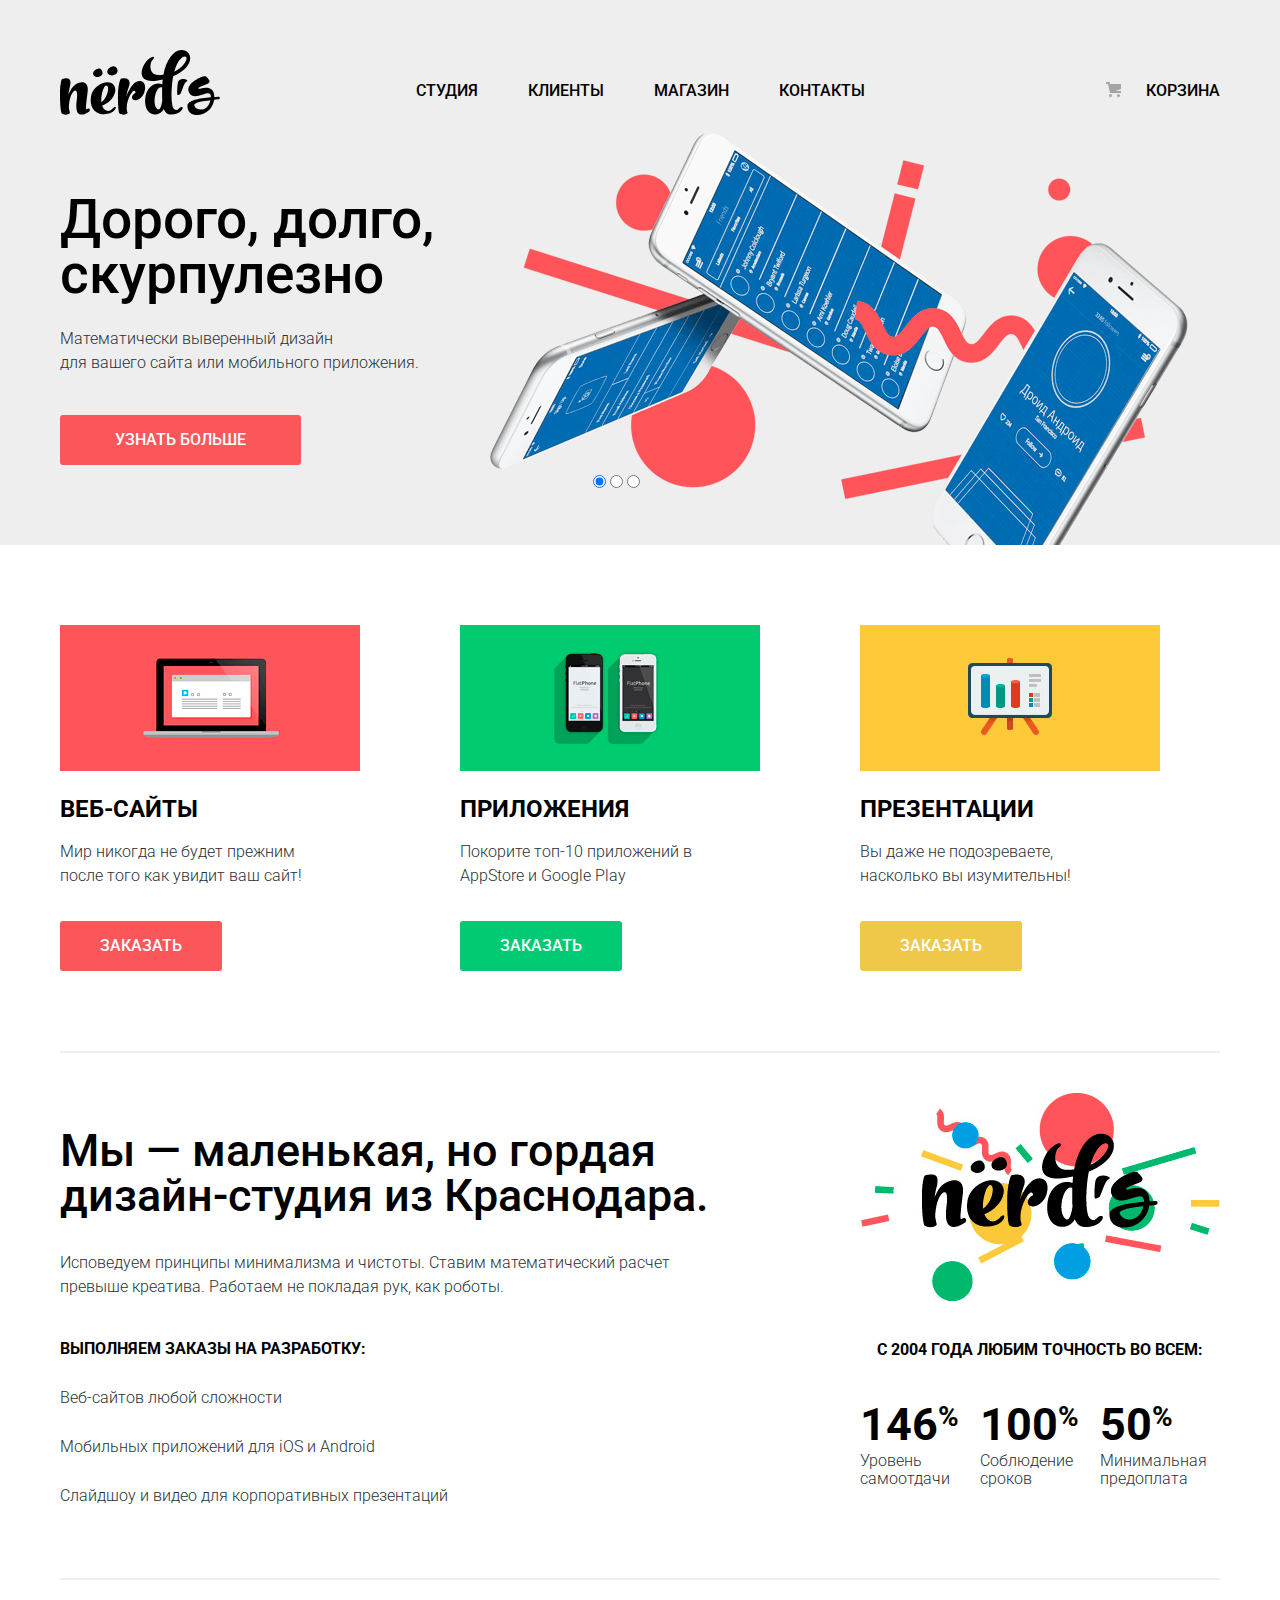
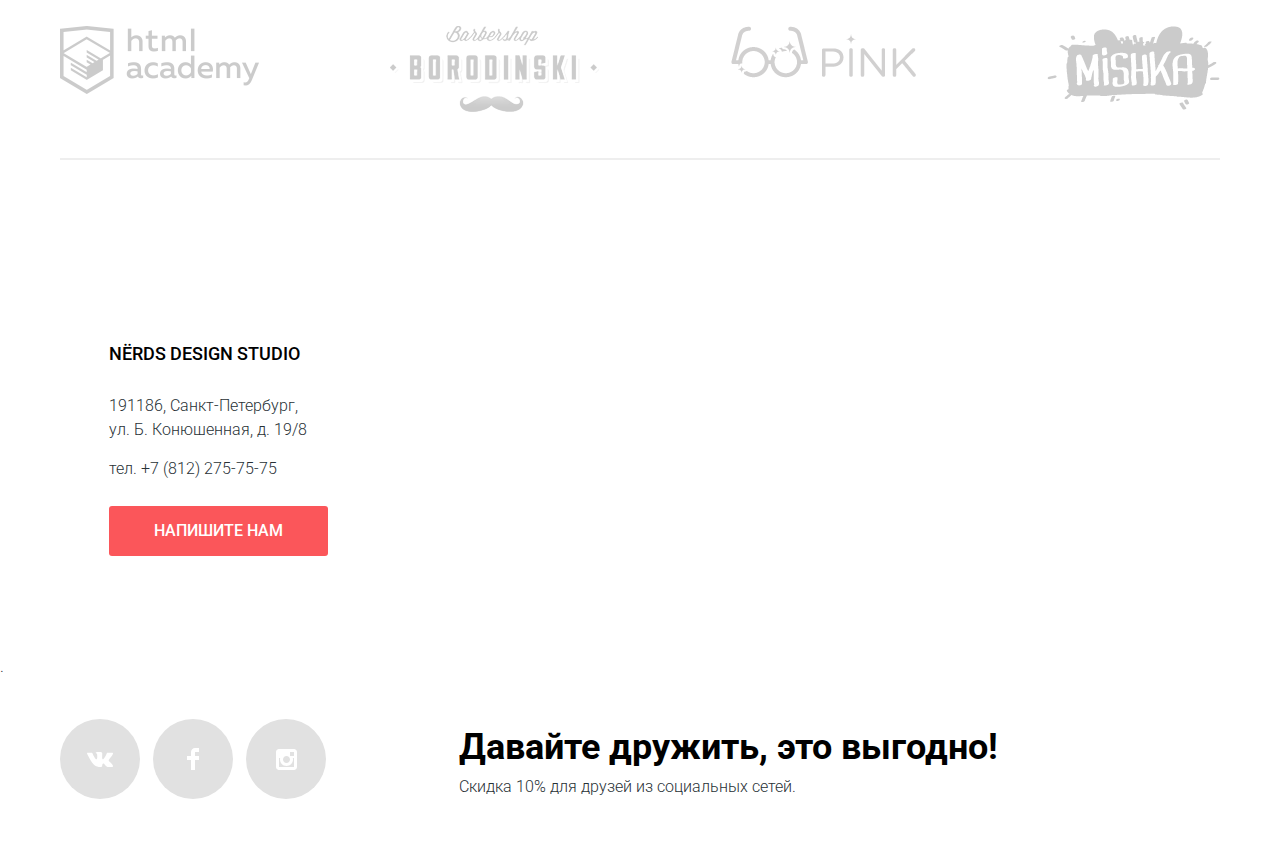
<file: index.html>
<!DOCTYPE html>
<html lang="ru">
<head>
	<meta charset="UTF-8">
	<title>NERDS - главная страница</title>
	<link href="https://fonts.googleapis.com/css?family=Roboto:400,500,700&amp;subset=cyrillic" rel="stylesheet">
	<link rel="stylesheet" href="normalize.css">
	<link rel="stylesheet" href="main.css">
</head>
<body>

	<header class="main-header">

		<div class="conteiner main-navigation-conteiner">

			<div class="logo">
				<a><img src="img/nerds-logo.svg" width="160" height="65" alt="NERDS" ></a>
			</div>

			<nav class="main-navigation">
				<ul>
					<li>
						<a href="#">Студия</a>
					</li>
					<li>
						<a href="#">Клиенты</a>
					</li>
					<li>
						<a href="catalog.html">Магазин</a>
					</li>
					<li>
						<a href="#">Контакты</a>
					</li>
				</ul>
			</nav>

			<div class="user-block">
				<a href="#" class="user-cart">Корзина</a>
			</div>

		</div>

	</header>

	<main>
		
		<section class="features-slider">

			<div class="conteiner">

				<div class="slider-controls">
	
					<input id="firstSlide" type="radio" name="slide" checked>
					<input id="sekondSlide" type="radio" name="slide">
					<input id="thirdSlide" type="radio" name="slide">

				</div>
				<div class="slide-1 slide-content active">

					<div class="feature-text">
						<p><b class="slide-lead">Дорого, долго, скурпулезно</b></p>
						<p>Математически выверенный дизайн<br> 
						для вашего сайта или мобильного приложения.</p>
						<a class="btn btn-red" href="#">Узнать больше</a>
					</div>
						
				</div>

				<div class="slide-2 slide-content">

					<div class="feature-text">
						<p><b class="slide-lead">Любим математику как никто другой</b></p>
						<p>Никакого креатива, только математические формулы<br>
						для расчета идеальных пропорций.</p>
						<a class="btn btn-red" href="#">Узнать больше</a>
					</div>

				</div>

				<div class="slide-3 slide-content">
					<div class="feature-text">
						<p><b class="slide-lead">Только ночь,<br>только хардкор</b></p>
						<p>Работать днем, как все? Мы против этого.<br>
						Ближе к полуночи работа только начинается.</p>
						<a class="btn btn-red" href="#">Узнать больше</a>
					</div>

				</div>
			</div>		
		</section>

		<div class="conteiner">
			<section class="servises">
				<ul class="servises-items">
					<li>
						<img src="img/illustration-1.png" width="300" height="146" alt="ВЕБ-САЙТЫ" class="servises-image">
						<h2>ВЕБ-САЙТЫ</h2>
						<p>Мир никогда не будет прежним<br>после того как увидит ваш сайт!</p>
						<a class="btn btn-red" href="#" >Заказать</a>
					</li>

					<li>
						<img src="img/illustration-2.png" width="300" height="146" alt="ПРИЛОЖЕНИЯ" class="servises-image">
						<h2>ПРИЛОЖЕНИЯ</h2>
						<p>Покорите топ-10 приложений в<br>AppStore и Google Play</p>
						<a class="btn btn-green" href="#">Заказать</a>
					</li>

					<li>
						<img src="img/illustration-3.png" width="300" height="146" alt="ПРЕЗЕНТАЦИИ" class="servises-image">
						<h2>ПРЕЗЕНТАЦИИ</h2>
						<p>Вы даже не подозреваете,<br>насколько вы изумительны!</p>
						<a class="btn btn-yelow" href="#">Заказать</a>
					</li>
				</ul>
			</section>
		</div>

		<div class="conteiner">
			<section class="about-as">

				<div class="about-right">
					<p><b class="about-lead">Мы — маленькая, но гордая
					дизайн-студия из Краснодара.</b></p>
					<p class="about-text">Исповедуем принципы минимализма и чистоты. Ставим математический расчет
					превыше креатива. Работаем не покладая рук, как роботы.</p>
					<b>Выполняем заказы на разработку:</b>
					<ul class="servises-list">
						<li>Веб-сайтов любой сложности</li>
						<li>Мобильных приложений для iOS и Android</li>
						<li>Слайдшоу и видео для корпоративных презентаций</li>
					</ul>
				</div>

				<div class="about-left">
					<img src="img/nerds-illustration.png" width="360" height="208" alt="NERDS" class="abaut-logo">
					<div class="about-fitchers">
						<p>с 2004 года Любим точность во всем:</p>
						<ul>
							<li><b>146<sup>%</sup></b> <br> Уровень
							самоотдачи</li>
							<li><b>100<sup>%</sup></b> <br> Соблюдение 
							сроков</li>
							<li><b>50<sup>%</sup></b> <br> Минимальная
							предоплата</li>
						</ul>
					</div>
				</div>

			</section>
		</div>

		<div class="conteiner">
			<section class="partners">

				<ul class="partners-logo">

					<li><a href="#"><img src="img/logo-1.png" width="199" height="68" alt="HTMLAcademi"></a></li>

					<li><a href="#"><img src="img/logo-2.png" width="209" height="90" alt="Borodinski"></a></li>

					<li><a href="#"><img src="img/logo-3.png" width="185" height="52" alt="Pink"></a></li>

					<li><a href="#"><img src="img/logo-4.png" width="173" height="84" alt="Mishka"></a></li>

				</ul>

			</section>
		</div>

	</main>

	<footer>

		<div class="map-with-contacts">

			<div class="map-conteiner">

				<div class="conteiner">

					<div class="contacts">
						<b>Nёrds Design Studio</b>
						<p>191186, Санкт-Петербург,<br>
						ул. Б. Конюшенная, д. 19/8</p>
						<p>тел. +7 (812) 275-75-75</p>
						<a class="btn btn-red" href="#">Напишите нам</a>
					</div>

					<form action="#" method="post" class="write-us hidden visually-hidden">
						<fieldset class="write-us-field">
							<legend class="write-us-legend">Напишите нам</legend>
							<button type="button" class="close-cross-btn"><span class="visually-hidden">Скрыть</span></button>
							<div class="conteiner-iput-name">
								<label class="text-input">Ваше имя:
									<input type="text" name="user-name" placeholder="Представьтесь, пожалуйста" class="pop-ap-input">
								</label>
							</div>
							<div class="conteiner-iput-mail">
								<label class="text-input">Ваш e-mail:
									<input type="text" name="user-mail" placeholder="Для отправки ответа" class="pop-ap-input">
								</label>
							</div>
							<div class="conteiner-iput-text">
								<label class="text-input">Текст письма:
									<textarea name="user-text" id="user-text-input" placeholder="В свободной форме" class="pop-ap-input"></textarea>
								</label>
							</div>
							<button type="submit" class="btn btn-red">ОТПРАВИТЬ</button>
						</fieldset>
					</form>

				</div>

				<iframe class="map" src="https://www.google.com/maps/embed?pb=!1m18!1m12!1m3!1d1998.5989817947686!2d30.320959575543156!3d59.93879621560312!2m3!1f0!2f0!3f0!3m2!1i1024!2i768!4f13.1!3m3!1m2!1s0x4696310fca5ba729%3A0xea9c53d4493c879f!2z0JHQvtC70YzRiNCw0Y8g0JrQvtC90Y7RiNC10L3QvdCw0Y8g0YPQuy4sIDE5LCDQodCw0L3QutGCLdCf0LXRgtC10YDQsdGD0YDQsywgMTkxMTg2!5e0!3m2!1sru!2sru!4v1505742543957"></iframe>

			</div>

		</div>.

		<div class="conteiner">

			<div class="futer__botom">

				<ul class="social-icons">
					<li><a href="#"><img src="img/vk-icon.svg" width="26" height="15" alt="Вконтакте"></a></li>
					<li><a href="#"><img src="img/fb-icon.svg" width="12" height="22" alt="Фейсбук"></a></li>
					<li><a href="#"><img src="img/insta-icon.svg" width="21" height="21" alt="Твитер"></a></li>
				</ul>

				<div class="slogan">
					<b>Давайте дружить, это выгодно!</b>
					<p>Скидка 10% для друзей из социальных сетей.</p>
				</div>

			</div>

		</div>		
	</footer>
</body>
</html>
</file>
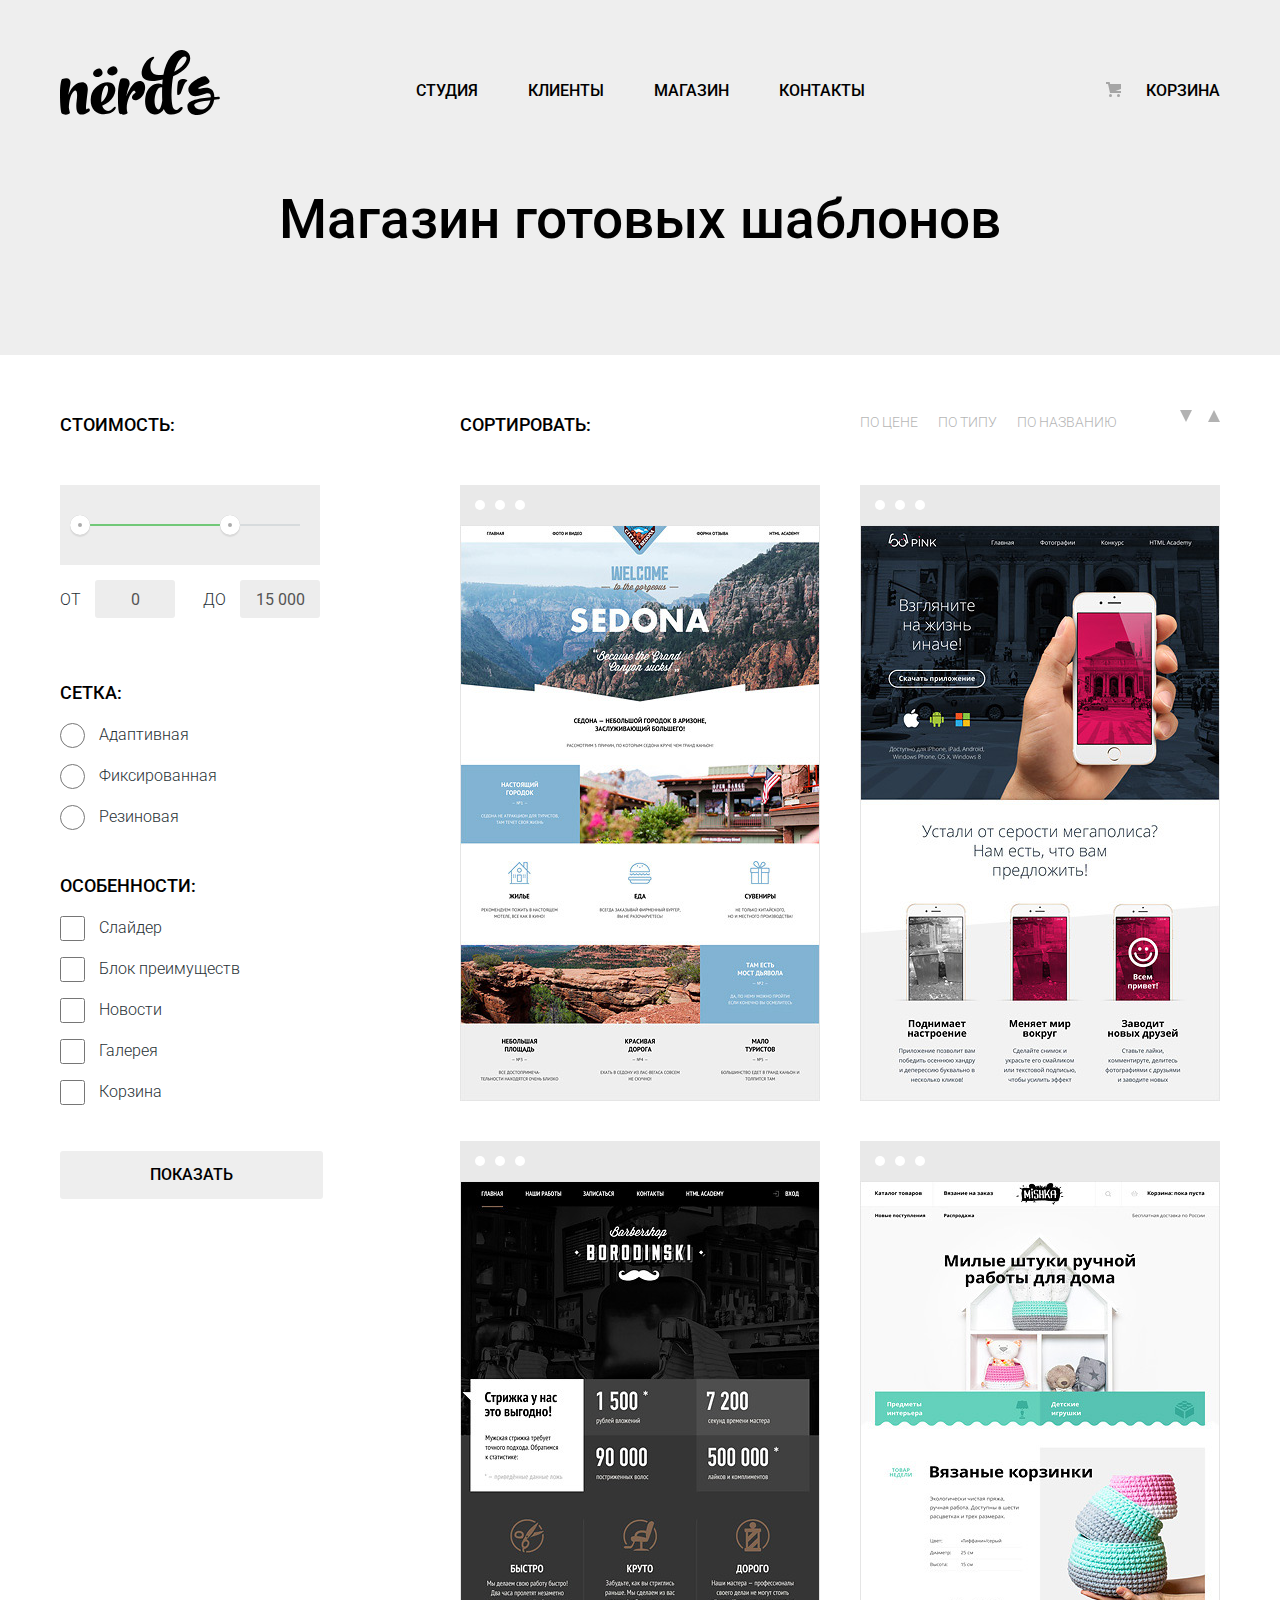
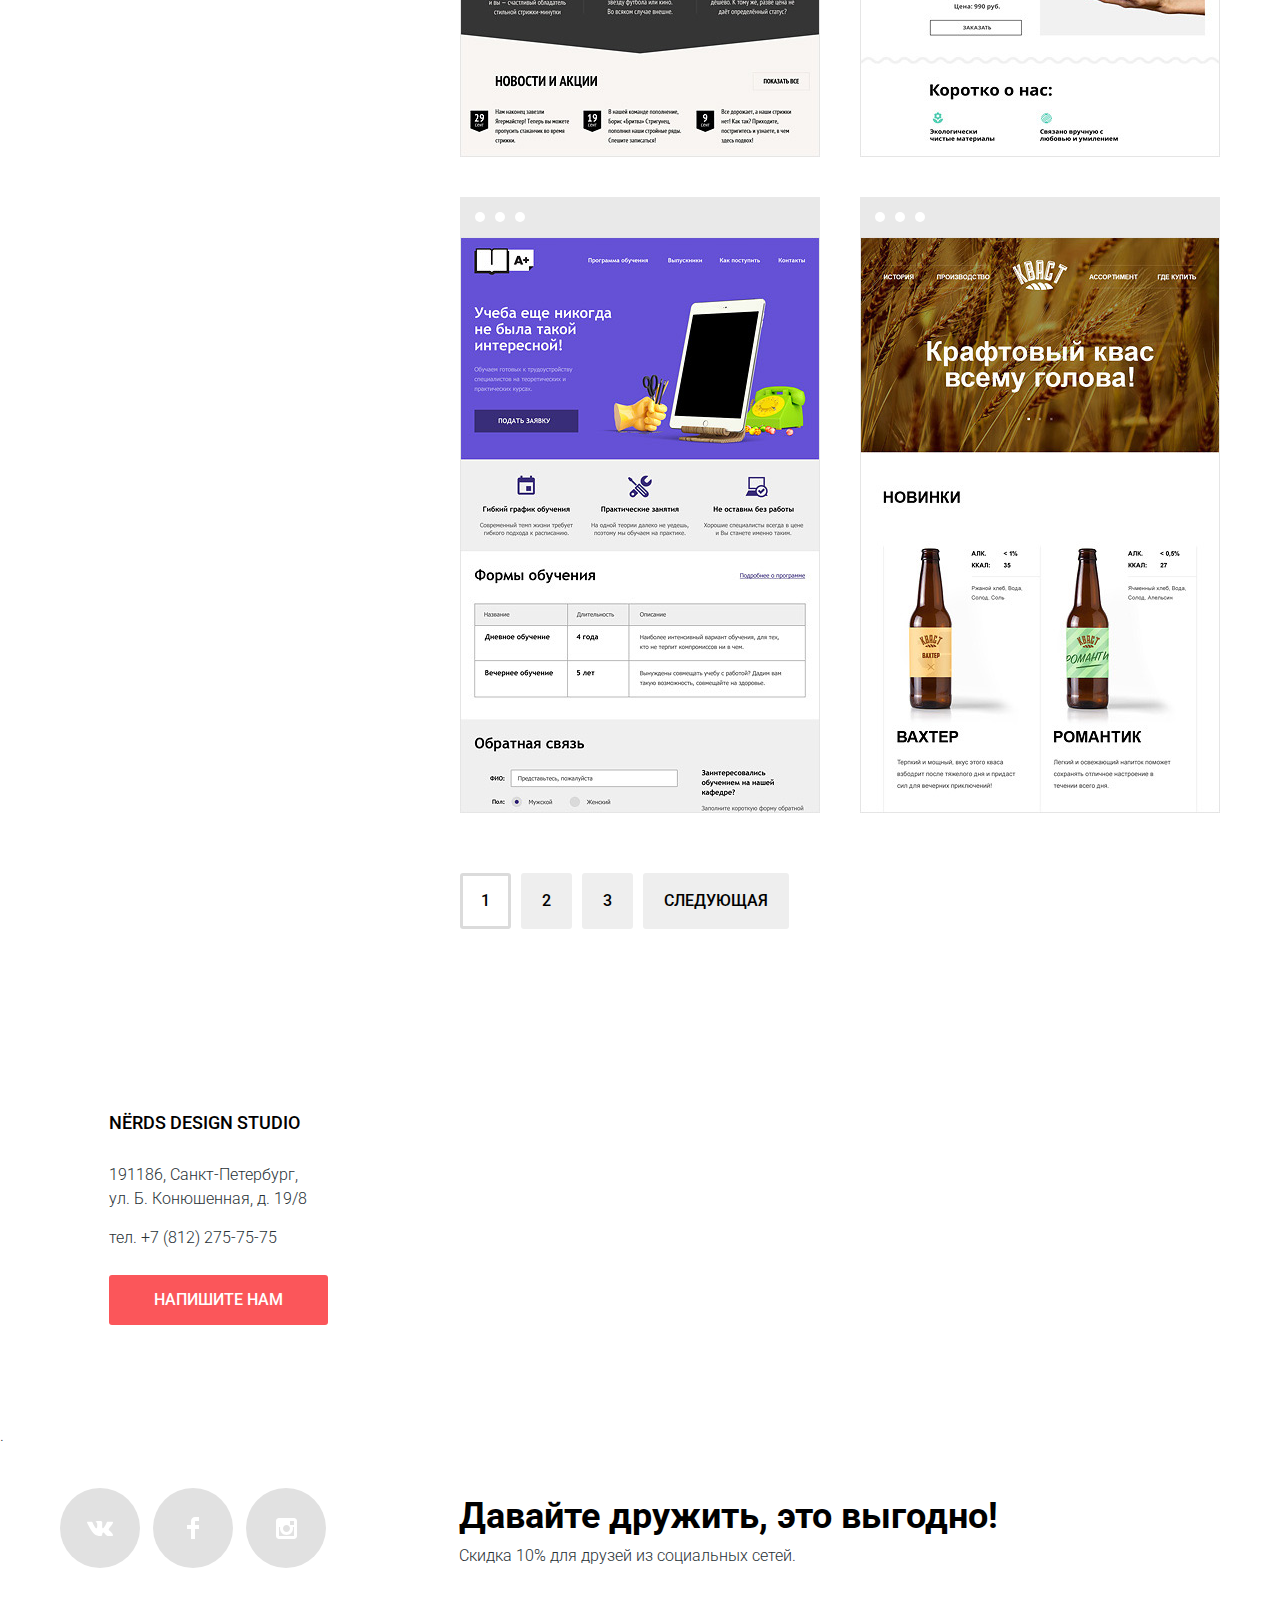
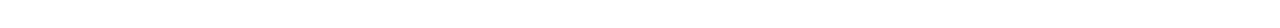
<file: catalog.html>
<!DOCTYPE html>
<html lang="en">
<head>
	<meta charset="UTF-8">
	<title>Nerds-магазин</title>
	<link href="https://fonts.googleapis.com/css?family=Roboto:400,500,700&amp;subset=cyrillic" rel="stylesheet">
	<link rel="stylesheet" href="normalize.css">
	<link rel="stylesheet" href="main.css">
</head>
<body>
	<header class="main-header">

		<div class="conteiner main-navigation-conteiner">

			<div class="logo">
				<a href="index.html"><img src="img/nerds-logo.svg" width="160" height="65" alt="NERDS" ></a>
			</div>

			<nav class="main-navigation">
				<ul>
					<li>
						<a href="index.html">Студия</a>
					</li>
					<li>
						<a href="#">Клиенты</a>
					</li>
					<li>
						<a href="#">Магазин</a>
					</li>
					<li>
						<a href="#">Контакты</a>
					</li>
				</ul>
			</nav>

			<div class="user-block">
				<a href="#" class="user-cart">Корзина</a>
			</div>

		</div>

	</header>

	<main>

		<section class="title-catalog">
			<div class="conteiner">
				<h1>Магазин готовых шаблонов</h1>
			</div>
		</section>

		<div class="conteiner">

			<div class="content">

				<div class="content-filter">

					<h2 class="visually-hidden">Выберите подходящий вам шаблон</h2>

			        <form action="#" method="get" class="filter">

			         	<fieldset class="filter-by-price">
				            <legend class="header-price">Стоимость:</legend>
				           		<div class="range-control">
					                <div class="range-track">
					          			<button class="range-btn range-btn-min" type="button">
					                  	</button>
					                  	<div class="range-track-value"></div>
					                  	<button class="range-btn range-btn-max" type="button">
					                  	</button>
					                </div>
					            </div>
				            <div class="range-nam">
				                <label class="range-label">От
				                  	<input type="text" name="cost-from" class="range-output" value="0" disabled>
				                </label>
				                <label class="range-label">До
				                  	<input type="text" name="cost-to" id="cost-to" class="range-output" value="15 000" disabled>
				                </label>
				            </div>
			         	</fieldset>

			          <fieldset class="filter-by-grid">
			            <legend class="header-grid">Сетка:</legend>
			            <label class="radio">
			              	<input type="radio" name="grid" value="adaptive">
			              	<span class="radio-label">Адаптивная</span>
			            </label>
			            <label class="radio">
			              	<input type="radio" name="grid" value="fixed">
			              	<span class="radio-label">Фиксированная</span>
			            </label>
			            <label class="radio">
			              	<input type="radio" name="grid" value="responsive">
			              	<span class="radio-label">Резиновая</span>
			            </label>
			          </fieldset>

			          <fieldset class="filter-by-fitchers">
			            <legend class="heder-fitchers">Особенности:</legend>
			            <label class="checkbox">
			              	<input type="checkbox" name="features" value="slider">
			              	<span class="checkbox-label">Слайдер</span>
			            </label>
			            <label class="checkbox">
			              	<input type="checkbox" name="features" value="advantages-block">
			              	<span class="checkbox-label">Блок преимуществ</span>
			            </label>
			            <label class="checkbox">
			              	<input type="checkbox" name="features" value="news">
			              	<span class="checkbox-label">Новости</span>
			            </label>
			            <label class="checkbox">
			              	<input type="checkbox" name="features" value="gallery">
			              	<span class="checkbox-label">Галерея</span>
			            </label>
			            <label class="checkbox">
			              	<input type="checkbox" name="features" value="cart">
			              	<span class="checkbox-label">Корзина</span>
			            </label>
			          </fieldset>

			          <button type="submit" class="btn btn-gray">Показать</button>
			        </form>
				</div>

				<div class="catalog">

					<div class="catalog-sorting">
						<p class="sorting-title">Сортировать:</p>
						<div class="sorting-controls">
							<ul class="sorting-list">
								<li><a href="#" class="sorting-text">По цене</a></li>
								<li><a href="#" class="sorting-text">По типу</a></li>
								<li><a href="#" class="sorting-text">По названию</a></li>
							</ul>
							<div class="sorting-dir">
								<a href="#" class="icon-down-dir active"></a>
								<a href="#" class="icon-up-dir">></a>
							</div>
						</div>
					</div>

					<div class="catalog-items">

						<article class="card card-browser" tabindex="0">
							<div class="item-header">
								<span></span>
								<span></span>
								<span></span>
							</div>
							<img src="img/img-sedona.jpg" class="card-image" alt="Готовый шаблон «Седона»" width="360" height="576">
							<div class="card-info">
								<h2 class="card-name">Sedona</h2>
								<p class="card-description">Информационный сайт<br>для туристов</p>
								<a href="#" class="btn btn-red">9 900 РУБ.</a>
							</div>
						</article>

						<article class="card card-browser" tabindex="0">
							<div class="item-header">
								<span></span>
								<span></span>
								<span></span>
							</div>
							<img src="img/img-pink.jpg" class="card-image" alt="Готовый шаблон «Pink App»" width="360" height="576">
							<div class="card-info">
								<h2 class="card-name">Pink App</h2>
								<p class="card-description">Продуктовый лендинг<br>приложения для iOS и Android</p>
								<a href="#" class="btn btn-red">9 900 РУБ.</a>
							</div>
						</article>

						<article class="card card-browser" tabindex="0">
							<div class="item-header">
								<span></span>
								<span></span>
								<span></span>
							</div>
							<img src="img/img-barbershop.jpg" class="card-image" alt="Готовый шаблон «Barbershop»" width="360" height="576">
							<div class="card-info">
								<h2 class="card-name">Barbershop</h2>
								<p class="card-description">Сайт салоны красоты.<br>Для мужчин, да.</p>
								<a href="#" class="btn btn-red">9 900 РУБ.</a>
							</div>
						</article>

						<article class="card card-browser" tabindex="0">
							<div class="item-header">
								<span></span>
								<span></span>
								<span></span>
							</div>
							<img src="img/img-mishka.jpg" class="card-image" alt="Готовый шаблон «Mishka»" width="360" height="576">
							<div class="card-info">
								<h2 class="card-name">Mishka</h2>
								<p class="card-description">Интернет-магазин<br>вязаных игрушек</p>
								<a href="#" class="btn btn-red">9 900 РУБ.</a>
							</div>
						</article>

						<article class="card card-browser" tabindex="0">
							<div class="item-header">
								<span></span>
								<span></span>
								<span></span>
							</div>
							<img src="img/img-aplus.jpg" class="card-image" alt="Готовый шаблон «A Plus»" width="360" height="576">
							<div class="card-info">
								<h2 class="card-name">A Plus</h2>
								<p class="card-description">Лендинг<br>курсов повышения квалификации</p>
								<a href="#" class="btn btn-red">9 900 РУБ.</a>
							</div>
						</article>

						<article class="card card-browser" tabindex="0">
							<div class="item-header">
								<span></span>
								<span></span>
								<span></span>
							</div>
							<img src="img/img-kvast.jpg" class="card-image" alt="Готовый шаблон «Кваст»" width="360" height="576">
							<div class="card-info">
								<h2 class="card-name">Кваст</h2>
								<p class="card-description">Промо-сайт<br>производителя крафтового кваса</p>
								<a href="#" class="btn btn-red">9 900 РУБ.</a>
							</div>
						</article>

					</div>

					<ul class="pagination">
						<li>
							<a href="#" class="page-nam active">1</a>
						</li>
						<li>
							<a href="#" class="page-nam">2</a>
						</li>
						<li>
							<a href="#" class="page-nam">3</a>
						</li>
						<li>
							<a href="#" class="btn btn-gray">Следующая</a>
						</li>
					</ul>

				</div>

			</div>

		</div>

	</main>

	<footer>

		<div class="map-with-contacts">

			<div class="map-conteiner">

				<div class="conteiner">

					<div class="contacts">
						<b>Nёrds Design Studio</b>
						<p>191186, Санкт-Петербург,<br>
						ул. Б. Конюшенная, д. 19/8</p>
						<p>тел. +7 (812) 275-75-75</p>
						<a class="btn btn-red" href="#">Напишите нам</a>
					</div>

					<form action="#" method="post" class="write-us hidden visually-hidden">
						<fieldset class="write-us-field">
							<legend class="write-us-legend">Напишите нам</legend>
							<button type="button" class="close-cross-btn"><span class="visually-hidden">Скрыть</span></button>
							<div class="conteiner-iput-name">
								<label class="text-input">Ваше имя:
									<input type="text" name="user-name" placeholder="Представьтесь, пожалуйста" class="pop-ap-input">
								</label>
							</div>
							<div class="conteiner-iput-mail">
								<label class="text-input">Ваш e-mail:
									<input type="text" name="user-mail" placeholder="Для отправки ответа" class="pop-ap-input">
								</label>
							</div>
							<div class="conteiner-iput-text">
								<label class="text-input">Текст письма:
									<textarea name="user-text" id="user-text-input" placeholder="В свободной форме" class="pop-ap-input"></textarea>
								</label>
							</div>
							<button type="submit" class="btn btn-red">ОТПРАВИТЬ</button>
						</fieldset>
					</form>

				</div>

				<iframe class="map" src="https://www.google.com/maps/embed?pb=!1m18!1m12!1m3!1d1998.5989817947686!2d30.320959575543156!3d59.93879621560312!2m3!1f0!2f0!3f0!3m2!1i1024!2i768!4f13.1!3m3!1m2!1s0x4696310fca5ba729%3A0xea9c53d4493c879f!2z0JHQvtC70YzRiNCw0Y8g0JrQvtC90Y7RiNC10L3QvdCw0Y8g0YPQuy4sIDE5LCDQodCw0L3QutGCLdCf0LXRgtC10YDQsdGD0YDQsywgMTkxMTg2!5e0!3m2!1sru!2sru!4v1505742543957"></iframe>

			</div>

		</div>.

		<div class="conteiner">

			<div class="futer__botom">

				<ul class="social-icons">
					<li><a href="#"><img src="img/vk-icon.svg" width="26" height="15" alt="Вконтакте"></a></li>
					<li><a href="#"><img src="img/fb-icon.svg" width="12" height="22" alt="Фейсбук"></a></li>
					<li><a href="#"><img src="img/insta-icon.svg" width="21" height="21" alt="Твитер"></a></li>
				</ul>

				<div class="slogan">
					<b>Давайте дружить, это выгодно!</b>
					<p>Скидка 10% для друзей из социальных сетей.</p>
				</div>

			</div>

		</div>		
	</footer>
	
</body>
</html>
</file>
<file: main.css>
/*общие*/

* {
	padding: 0;
	margin: 0;
}
body {
	font-family: "Roboto", Arial, sans-serif;
	font-size: 16px;
	line-height: 24px;
	font-weight: 300;
	color: #283136;
	display: flex;
	flex-direction: column;
	min-width: 1200px;
}

a {
 	text-decoration: none;
}

img {
	max-width: 100%;
	height: auto;
}

.visually-hidden {
  border: 0;
  clip: rect(0 0 0 0);
  height: 1px;
  margin: -1px;
  overflow: hidden;
  padding: 0;
  position: absolute;
  white-space: nowrap;
  width: 1px;
}

/*кнопки*/

.btn {
 	font-weight: 500;
	color: #ffffff;
	text-transform: uppercase;
	text-align: center;
	vertical-align: middle;
	display: inline-block;
	border: none;
	border-radius: 3px;
}

.btn-red {
 	background-color: #fb565a;
}

.btn-red:hover,
.btn-red:focus {
	background-color: #e74246;
}

.btn-red:active {
	color: #e37376;

	background-color: #d7373b;
	box-shadow: inset 0 3px 0 0 #c13135;
}

.btn-green {
 	background-color: #00ca74;
}

.btn-green:hover,
.btn-green:focus {
	background-color: #00bc6c;
}

.btn-green:active {
	color: #4dc491;

	background-color: #00aa62;
	box-shadow: inset 0 3px 0 0 #009958;
}

.btn-yelow {
 	background-color: #efc84a;
}

.btn-yelow:hover,
.btn-yelow:focus {
	background-color: #eab534;
}

.btn-yelow:active {
	color: #ebba53;

	background-color: #e5a722;
	box-shadow: inset 0 3px 0 0 #ce961f;
}

.btn-gray {
	color: #000000;
	background-color: #eeeeee;
}

.btn-gray:hover,
.btn-gray:focus {
	background-color: #dfdfdf;
}

.btn-gray:active {
	background-color: #d5d5d5;
	box-shadow: inset 0 3px 0 0 #bfbfbf;
	color: #959595;
}

/*шапка*/

.main-navigation,
.user-block {
	line-height: 30px;
	font-weight: 500;
	color: #000000;
	text-transform: uppercase;
	margin-top: 10px;
}

.user-block a {
	text-align: right;
}

.main-navigation ul {
 	list-style: none;
}

.main-navigation a,
 .user-block a {
	color: #000000;
	position: relative;
}

.main-navigation a:hover,
.user-block a:hover,
.main-navigation a:focus,
.user-block a:focus {
	color: #fb565a;
}

.main-navigation a:active,
.user-block a:active {
	color: inherit;
	opacity: 0.3;
}

.main-navigation a::after,
.user-block a::after {
	content: "";
	position: absolute;
	left: 0;
	bottom: -10px;
	height: 2px;
	background-color: #fb565a;
	width: 100%;
	opacity: 0;
}

.main-navigation a:focus::after,
.user-block a:focus::after {
	opacity: 1;
}

.user-block a::before {
	content: "";
	position: absolute;
	top: 6px;
	left: -40px;
	height: 40px;
	width: 40px;
	background-image: url(img/cart-icon.svg);
	background-repeat: no-repeat;
	background-position: 0 0;
	opacity: 0.3;
}

.user-block{
	text-align: right;
}

.logo a:hover,
.logo a:focus {
	opacity: 0.8;
}
.logo a:active {
	opacity: 0.3;
}

header {
	background-color: #eeeeee;
}

/*слайдер*/

.slide-lead {
	font-size: 55px;
	line-height: 55px;
	font-weight: 500;
	color: #000000;
}
.about-lead {
	font-size: 45px;
	line-height: 45px;
	font-weight: 500;
	color: #000000;
}

.features-slider {
	background-color: #eeeeee;
}

/*услуги*/

.servises-items {
	list-style: none;
}

.servises-items h2 {
	font-size: 24px;
	line-height: 30px;
	font-weight: 700;
	color: #000000;
}

/*Инфо-раздел*/

.about-right>b {
	text-transform: uppercase;
	font-weight: 700;
	color: #000000;
}

.servises-list {
	list-style: none;
}

.about-fitchers>p {
	text-transform: uppercase;
	font-weight: 700;
	color: #000000;
}


.about-fitchers ul {
	list-style: none;
}

.about-fitchers b {
	font-size: 45px;
	line-height: 55px;
	font-weight: 700;
	color: #000000;
}

/*Партнеры*/

.partners-logo {
	list-style: none;
}

/*Подвал*/

.social-icons {
	list-style: none;
}

.social-icons a {
	background-color: #e1e1e1;
	height: 80px;
	width: 80px;
	border-radius: 40px;
}

.social-icons a:hover,
.social-icons a:focus {
	background-color: #e74246;
}

.slogan b {
	font-size: 36px;
	line-height: 56px;
	font-weight: 700;
	color: #000000;
}

/*контакты c картой*/

.contacts b {
	font-size: 18px;
	line-height: 30px;
	text-transform: uppercase;
	font-weight: 500;
	color: #000000;
}

/*pop-up*/

.write-us-field {
	border: 0;
}

.write-us-legend {
	font-size: 45px;
	line-height: 45px;
	font-weight: 500;
	color: #000000;
}

.write-us-field>div {
	font-weight: 500;
	color: #000000;
}

.pop-ap-input {
	font-size: inherit;

	background-color: transparent;
	border: 2px solid #d7dcde;
}

.pop-ap-input:hover {
	border-color: #b4b9bb;
}

.pop-ap-input:focus {
	border-color: #000000;
}

/*страница магазина*/


.head-main {
	background-color: #eeeeee;
}

.title-catalog h1 {
	font-size: 55px;
	line-height: 55px;
	font-weight: 500;
	color: #000000;
}

/*Каталог*/

.header-price,
.header-grid,
.heder-fitchers,
.sorting-title,
.card-name {
	font-size: 18px;
	line-height: 30px;
	font-weight: 500;
	color: #000000;
	text-transform: uppercase;
}

.range-label {
	text-transform: uppercase;
}

.range-label input {
	font-size: inherit;
	background-color: #ededed;
	border: 0px;
	border-radius: 3px;
	text-align: center;
}

.range-control {
	background-color: #ededed;
}

.radio:hover,
.checkbox:hover {
	color: #000000;
}

.sorting-list,
.pagination {
	list-style: none;
}
.sorting-controls a {
	text-transform: uppercase;
	color: #000000;
	opacity: 0.3;
}

.sorting-list {
	font-size: 14px;
}

.sorting-controls a:hover {
	opacity: 0.6;
}

.sorting-controls a:active {
	opacity: 1;
}

.pagination a {
	padding: 16px 21px;
	border-radius: 3px;
	color: #000000;
	font-weight: 500;
	background: #eeeeee;
}

.pagination a:hover {
	background: #dfdfdf;
}

.pagination a:active {
	color: #959595;
	background: #d5d5d5;
	box-shadow: inset 0 3px 0 0 #bfbfbf;
}

.pagination a.active {
	background: inherit;
	box-shadow: inset 0 0 0 3px #dbdbdb;
}

/*сетка*/

.conteiner {
	width: 1160px;
	margin: 0 auto;
	padding: 0 20px;
}

main {
	display: flex;
	flex-direction: column;
}

.main-navigation-conteiner {
	display: flex;
	align-items: center;
	justify-content: space-between;
	padding-top: 50px; 
}

.main-navigation ul {
	margin: 0;
	padding: 0;
	display: flex;	
	flex-wrap: wrap;
}

.main-navigation a {
	margin: 0 25px;
}

.user-block {
	display: flex;
	width: 160px;
	flex-wrap: wrap;
	justify-content: flex-end;
}

/*слайдер*/

.features-slider {
	position: relative;
}

.slider-controls {
	position: absolute;
	bottom: 50px;
	right: 50%;
	z-index: 2;
}

.slide-content {
	position: absolute;
	opacity: 0;
	min-height: 423px;
	z-index: -1;
}

.slide-1 {
	background-image: url(img/slide1.png);
	background-position: 430px bottom;
	background-repeat: no-repeat;
}

.slide-2 {
	background-image: url(img/slide2.png);
	background-position: right bottom;
	background-repeat: no-repeat;
}

.slide-3 {
	background-image: url(img/slide3.png);
	background-position: right bottom;
	background-repeat: no-repeat;
}

.feature-text {
	width: 560px;
}

.feature-text a {
	padding: 13px 55px;
}

.slide-content.active {
	display: flex;
	position: relative;
	z-index: 1;
	opacity: 1;
}

.feature-text {
	margin-top: 70px; 
}

.slide-lead {
	display: block;
	margin-bottom: 25px;
}

.feature-text a {
	margin: 40px 0;
}
/*Услуги*/
.servises {
	border-bottom: 2px solid #eeeeee;
	padding-bottom: 63px;
}

.servises-items {
	display: flex;
	padding-top: 80px;
	justify-content: space-between;
	width: 1100px;
}

.servises-items li {
	width: 300px;
}

.servises-items img,
.servises-items h2,
.servises-items p {
	display: inline-block;
	margin-bottom: 16px;
}

.servises-items a {
	margin: 17px 0;
	padding: 13px 40px;
}
/* инфо-секция*/
.about-as {
	border-bottom: 2px solid #eeeeee;
	padding-bottom: 45px;	
	display: flex;
	justify-content: space-between;
}

.about-right {
	width: 660px;
	margin-top: 75px;
}

.about-lead {
	display: inline-block;
	margin-bottom: 33px;
}

.about-text {
	margin-bottom: 38px;
}

.about-right>b {
	display: inline-block;
	margin-bottom: 25px;
}

.servises-list li {
	margin-bottom: 25px;
}

.about-left {
	width: 360px;
	margin-top: 40px;
	text-align: center;
}

.about-left img {
	margin-bottom: 30px;
}

.about-fitchers>p {
	margin-bottom: 35px;
}

.about-fitchers ul {
	display: flex;
}
	
.about-fitchers li {
	width: 120px;
	text-align: left;
	line-height: 18px;
}

.about-fitchers sup {
	font-size: 28px;
}

/* Партнеры*/

.partners {
	border-bottom: 2px solid #eeeeee;
	padding-bottom: 35px;	
}

.partners-logo {
	display: flex;
	margin-top: 46px;
	justify-content: space-between;
}

.partners-logo a {
	opacity: .2;
}

.partners-logo a:hover {
	opacity: 1;
}

.partners-logo a:active {
	opacity: .1;
}

/*контакты + карта*/

.map {
	width: 100%;
	position: absolute;
	min-height: 420px;
	border: none;
}

.contacts {
	position: absolute;
	z-index: 1;
	background-color: #ffffff;
	box-sizing: border-box;
	margin-top: 55px;
	margin-bottom: 50px;
	min-height: 310px;
	padding: 49px;
}

.contacts b {
	display: inline-block;
	margin-bottom: 25px;
}

.contacts p {
	margin-bottom: 15px;
}

.contacts p:nth-child(3) {
	margin-bottom: 25px;
}

.contacts a {
	padding: 13px 45px;
}

.map-conteiner {
	position: relative;
	min-height: 420px;
	display: flex;
	margin-top: 75px;
}
/* сщц сети + слоган*/
.futer__botom {
	display: flex;
	margin-top: 40px;
	margin-bottom: 60px;
}

.social-icons {
	display: flex;
}

.social-icons {
	display: flex;
	flex-wrap: wrap;
	margin-right: 120px;
}

.social-icons a {
	display: flex;
	justify-content: center;
	align-items: center;
	margin-right: 13px;
}
/* вн. стр. каталог*/
.title-catalog {
	background-color: #eeeeee;
	min-height: 233px;
}

.title-catalog h1 {
	text-align: center;
	margin-top: 70px;
}

.content {
	display: flex;
	justify-content: space-between;
}
/*Фильтр*/

.content-filter {
	width: 260px;
	margin-top: 55px;
}

.content-filter fieldset {
	border: none;
	margin: 0;
	padding: 0;
}

.header-price {
	margin-bottom: 45px;
}

.range-control {
	display: flex;
	justify-content: center;
	height: 80px;
	align-items: center;
	
}

.range-track {
	height: 2px;
	width: 220px;
	background: #d7dbdd;
	position: relative;
}

.range-track-value {
	height: 2px;
	width: 150px;
	background: #71c878;
	position: absolute;
	top: 0;
	left: 0;
}

.range-btn {
	position: absolute;
  	bottom: -9px;
   	width: 20px;
  	height: 20px;
  	cursor: pointer;
 	border: none;
  	border-radius: 50%;
  	background-color: #ababab;
  	box-shadow:
    inset 0 0 0 8px #ffffff,
    0 2px 1px #dadada;
    z-index: 1;
}

.range-btn:active {
  outline: none;
  transform: scale(1.1);
}

.range-btn-min {
	left: -10px;
}

.range-btn-max {
	left: 140px;
}

.range-nam {
	display: flex;
	justify-content: space-between;
	margin-bottom: 60px;
}

.range-output {
	width: 80px;
	height: 38px;
	margin-top: 15px;
	margin-left: 10px;
}

.header-grid, .heder-fitchers {
	margin-bottom: 15px;
}

.radio, .checkbox {
	display: block;
	margin-bottom: 9px;
}

 .checkbox input, .radio input {
	height: 25px;
	width: 25px;
}

.checkbox-label, .radio-label {
	vertical-align: top;
	padding-left: 10px;
}

.filter .filter-by-grid {
	margin-bottom: 25px;
}

.filter .btn-gray {
	padding: 15px 90px;
	margin-top: 30px;
}

.catalog {
	display: flex;
	flex-direction: column;
	margin-top: 55px;
	width: 760px;
}

.catalog-sorting {
	display: flex;
	margin-bottom: 45px;
	justify-content: space-between; 
}

.sorting-controls {
	display: flex;
	width: 360px;
	justify-content: space-between;
}

.sorting-list {
	display: flex;
	flex-wrap: wrap;
}

.sorting-text {
	margin-right: 20px;
}

.sorting-dir {
	display: flex;
	justify-content: space-between;
	width:  40px;
}

.sorting-dir a {
	display: inline-block;
	width: 12px;
	height: 12px;
	background-color: #000000;
  
}

.icon-down-dir {
	clip-path: polygon(0 0, 100% 0, 50% 100%);
}

.icon-up-dir {
	clip-path: polygon(50% 0, 100% 100%, 0 100%);
}

.catalog-items {
	display: flex;
	flex-wrap: wrap;
	margin-bottom: 20px;
}

.card {
	min-height: 616px;
	background-color: #e9e9e9;
	position: relative;
	display: flex;
	flex-direction: column;
	justify-content: flex-end;
	margin-bottom: 40px;
}

.card:hover {
	background-color: #4d4d4d;
	box-shadow: 0px 6px 15px 0px rgba(0, 1, 1, 0.25);
}

.card:nth-child(2n+1) {
	margin-right: 40px;
}
.item-header {
	display: flex;
	min-height: 40px;
	padding: 10px;
	box-sizing: border-box;
}

.item-header span {
	display: inline-block;
	height: 10px;
	width: 10px;
	background-color: #ffffff;
	border-radius: 50%;
	margin: 5px;
}

.card-info {
	box-sizing: border-box;
	position: absolute;
	width: 360px;
	text-align: center;
	padding: 10px;
	background: #eeeeee;
	opacity: 0;
}

.card:hover .card-info {
	opacity: 1;
}


.card-name {
	margin-top: 20px;
}

.card-description {
	margin: 15px 0;
}

.card-info a {
	padding: 13px 55px;
	margin-bottom: 30px;
}

.pagination {
	display: flex;
}

.pagination a {
	display: inline-block;
	margin-right: 10px;
</file>
